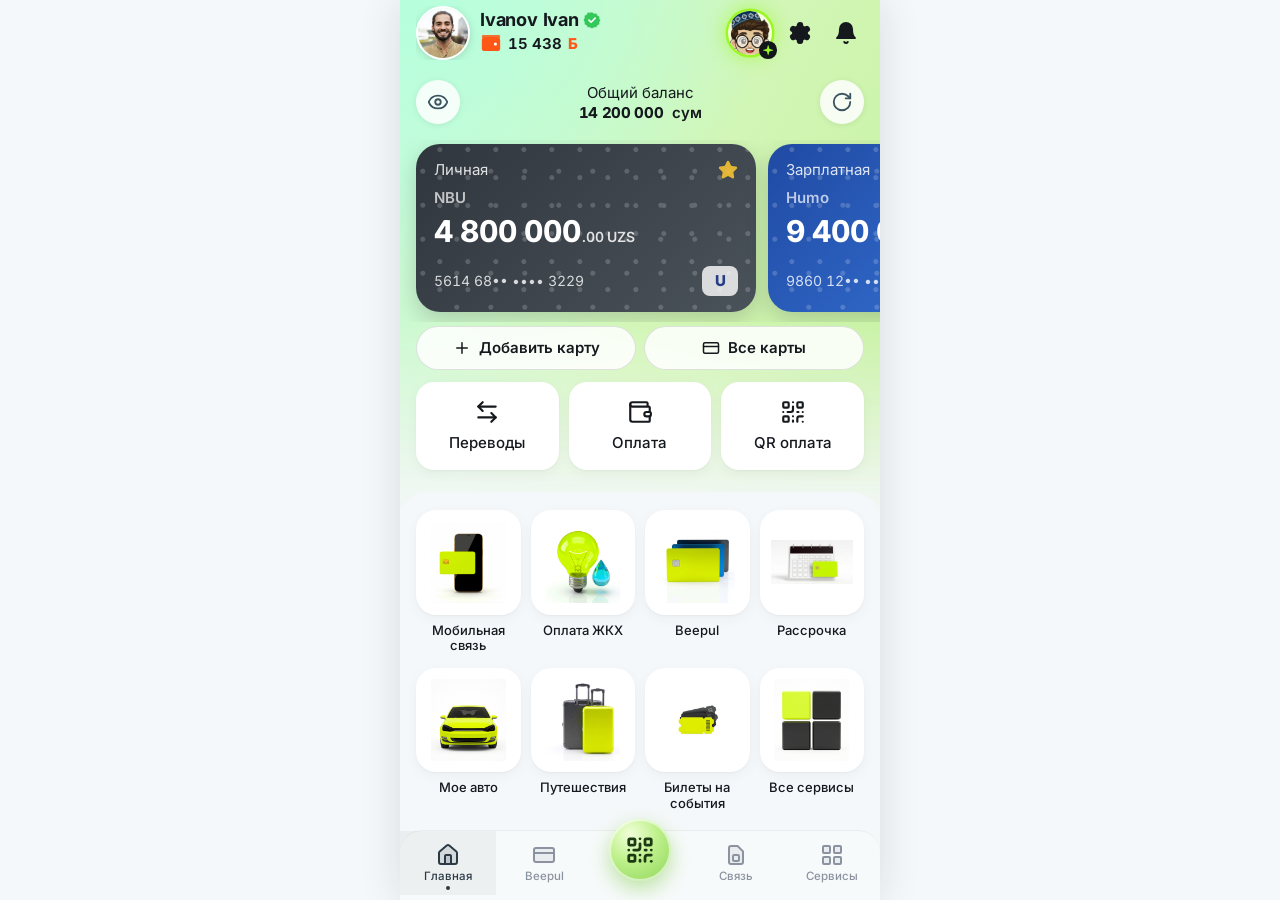
<file: index.html>
<!doctype html>
<html lang="ru">
  <head>
    <meta charset="UTF-8" />
    <meta
      name="viewport"
      content="width=device-width, initial-scale=1, viewport-fit=cover"
    />
    <title>hambi — прототип</title>
    <meta name="description" content="Кликабельный прототип суперапа hambi: карты, Hamyon, связь, сервисы, ИИ-помощник Хамби и покупка авиабилета." />
    <meta name="theme-color" content="#C9F4B4" />
    <meta name="apple-mobile-web-app-capable" content="yes" />
    <meta name="mobile-web-app-capable" content="yes" />
    <meta name="apple-mobile-web-app-status-bar-style" content="black-translucent" />
    <meta name="apple-mobile-web-app-title" content="hambi" />
    <meta name="format-detection" content="telephone=no" />
    <link rel="icon" href="./favicon.png" />
    <link rel="apple-touch-icon" href="./apple-touch-icon.png" />
    <link rel="manifest" href="./manifest.webmanifest" />
    <script type="module" crossorigin src="./assets/index-DBVA5rGN.js"></script>
    <link rel="stylesheet" crossorigin href="./assets/index-DWS9Bcbo.css">
  </head>
  <body>
    <div id="root"></div>
  </body>
</html>
</file>
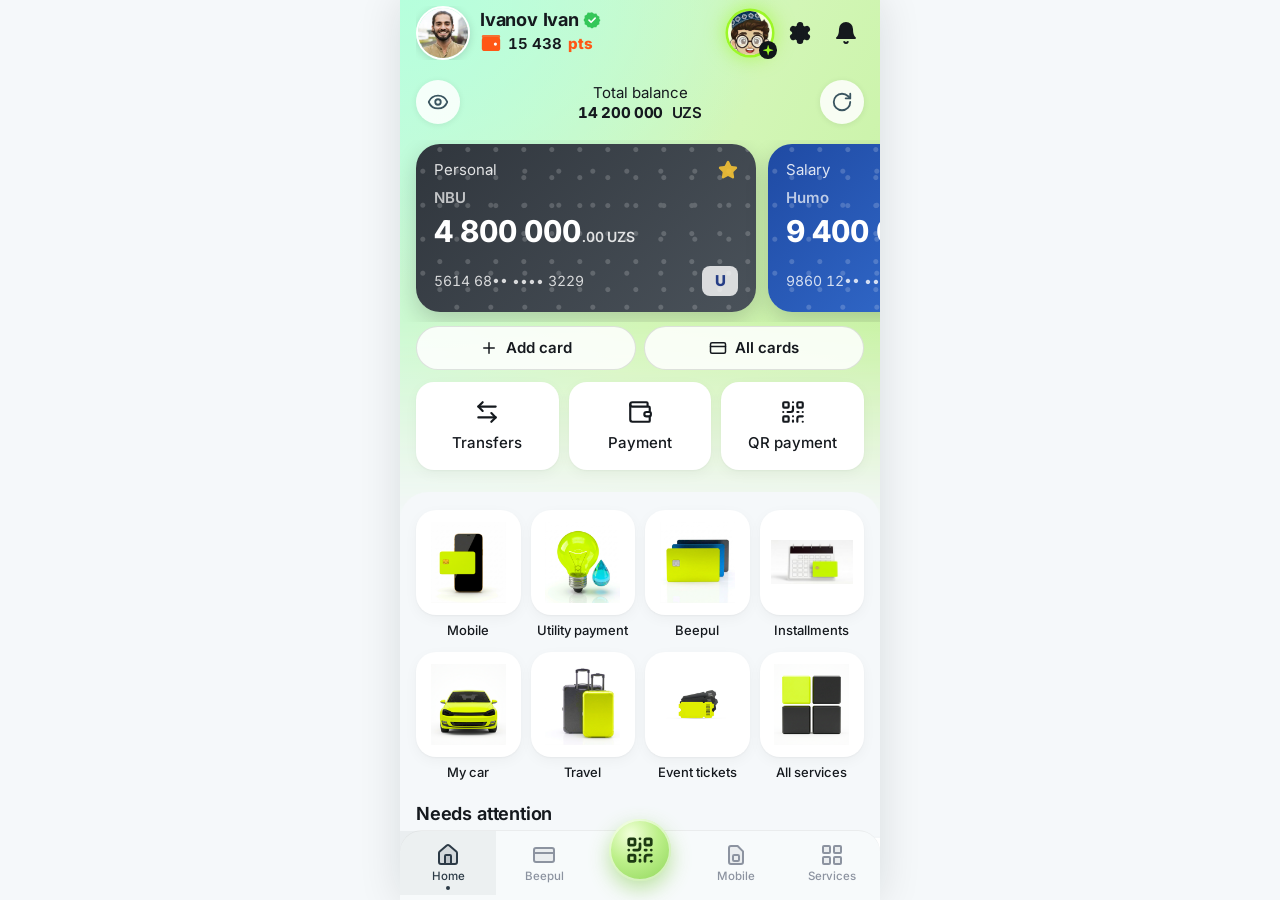
<file: en/index.html>
<!doctype html>
<html lang="en">
  <head>
    <meta charset="UTF-8" />
    <meta
      name="viewport"
      content="width=device-width, initial-scale=1, viewport-fit=cover"
    />
    <title>hambi — prototype</title>
    <meta name="description" content="Clickable prototype of the hambi super app: cards, Hamyon, mobile, services, the Hambi AI assistant and flight booking." />
    <meta name="theme-color" content="#C9F4B4" />
    <meta name="apple-mobile-web-app-capable" content="yes" />
    <meta name="mobile-web-app-capable" content="yes" />
    <meta name="apple-mobile-web-app-status-bar-style" content="black-translucent" />
    <meta name="apple-mobile-web-app-title" content="hambi" />
    <meta name="format-detection" content="telephone=no" />
    <link rel="icon" href="../favicon.png" />
    <link rel="apple-touch-icon" href="../apple-touch-icon.png" />
    <link rel="manifest" href="./manifest.webmanifest" />
    <script type="module" crossorigin src="../assets/index-en-G6WXKAst.js"></script>
    <link rel="stylesheet" crossorigin href="../assets/index-DWS9Bcbo.css">
  </head>
  <body>
    <div id="root"></div>
  </body>
</html>
</file>
<file: assets/index-DWS9Bcbo.css>
@font-face{font-family:Inter Variable;font-style:normal;font-display:swap;font-weight:100 900;src:url(./inter-cyrillic-ext-wght-normal-BOeWTOD4.woff2) format("woff2-variations");unicode-range:U+0460-052F,U+1C80-1C8A,U+20B4,U+2DE0-2DFF,U+A640-A69F,U+FE2E-FE2F}@font-face{font-family:Inter Variable;font-style:normal;font-display:swap;font-weight:100 900;src:url(./inter-cyrillic-wght-normal-DqGufNeO.woff2) format("woff2-variations");unicode-range:U+0301,U+0400-045F,U+0490-0491,U+04B0-04B1,U+2116}@font-face{font-family:Inter Variable;font-style:normal;font-display:swap;font-weight:100 900;src:url(./inter-greek-ext-wght-normal-DlzME5K_.woff2) format("woff2-variations");unicode-range:U+1F00-1FFF}@font-face{font-family:Inter Variable;font-style:normal;font-display:swap;font-weight:100 900;src:url(./inter-greek-wght-normal-CkhJZR-_.woff2) format("woff2-variations");unicode-range:U+0370-0377,U+037A-037F,U+0384-038A,U+038C,U+038E-03A1,U+03A3-03FF}@font-face{font-family:Inter Variable;font-style:normal;font-display:swap;font-weight:100 900;src:url(./inter-vietnamese-wght-normal-CBcvBZtf.woff2) format("woff2-variations");unicode-range:U+0102-0103,U+0110-0111,U+0128-0129,U+0168-0169,U+01A0-01A1,U+01AF-01B0,U+0300-0301,U+0303-0304,U+0308-0309,U+0323,U+0329,U+1EA0-1EF9,U+20AB}@font-face{font-family:Inter Variable;font-style:normal;font-display:swap;font-weight:100 900;src:url(./inter-latin-ext-wght-normal-DO1Apj_S.woff2) format("woff2-variations");unicode-range:U+0100-02BA,U+02BD-02C5,U+02C7-02CC,U+02CE-02D7,U+02DD-02FF,U+0304,U+0308,U+0329,U+1D00-1DBF,U+1E00-1E9F,U+1EF2-1EFF,U+2020,U+20A0-20AB,U+20AD-20C0,U+2113,U+2C60-2C7F,U+A720-A7FF}@font-face{font-family:Inter Variable;font-style:normal;font-display:swap;font-weight:100 900;src:url(./inter-latin-wght-normal-Dx4kXJAl.woff2) format("woff2-variations");unicode-range:U+0000-00FF,U+0131,U+0152-0153,U+02BB-02BC,U+02C6,U+02DA,U+02DC,U+0304,U+0308,U+0329,U+2000-206F,U+20AC,U+2122,U+2191,U+2193,U+2212,U+2215,U+FEFF,U+FFFD}@font-face{font-family:Inter Variable;font-style:normal;font-display:swap;font-weight:100 900;src:url(./inter-cyrillic-ext-wght-normal-BOeWTOD4.woff2) format("woff2-variations");unicode-range:U+0460-052F,U+1C80-1C8A,U+20B4,U+2DE0-2DFF,U+A640-A69F,U+FE2E-FE2F}@font-face{font-family:Inter Variable;font-style:normal;font-display:swap;font-weight:100 900;src:url(./inter-cyrillic-wght-normal-DqGufNeO.woff2) format("woff2-variations");unicode-range:U+0301,U+0400-045F,U+0490-0491,U+04B0-04B1,U+2116}@font-face{font-family:Inter Variable;font-style:normal;font-display:swap;font-weight:100 900;src:url(./inter-greek-ext-wght-normal-DlzME5K_.woff2) format("woff2-variations");unicode-range:U+1F00-1FFF}@font-face{font-family:Inter Variable;font-style:normal;font-display:swap;font-weight:100 900;src:url(./inter-greek-wght-normal-CkhJZR-_.woff2) format("woff2-variations");unicode-range:U+0370-0377,U+037A-037F,U+0384-038A,U+038C,U+038E-03A1,U+03A3-03FF}@font-face{font-family:Inter Variable;font-style:normal;font-display:swap;font-weight:100 900;src:url(./inter-vietnamese-wght-normal-CBcvBZtf.woff2) format("woff2-variations");unicode-range:U+0102-0103,U+0110-0111,U+0128-0129,U+0168-0169,U+01A0-01A1,U+01AF-01B0,U+0300-0301,U+0303-0304,U+0308-0309,U+0323,U+0329,U+1EA0-1EF9,U+20AB}@font-face{font-family:Inter Variable;font-style:normal;font-display:swap;font-weight:100 900;src:url(./inter-latin-ext-wght-normal-DO1Apj_S.woff2) format("woff2-variations");unicode-range:U+0100-02BA,U+02BD-02C5,U+02C7-02CC,U+02CE-02D7,U+02DD-02FF,U+0304,U+0308,U+0329,U+1D00-1DBF,U+1E00-1E9F,U+1EF2-1EFF,U+2020,U+20A0-20AB,U+20AD-20C0,U+2113,U+2C60-2C7F,U+A720-A7FF}@font-face{font-family:Inter Variable;font-style:normal;font-display:swap;font-weight:100 900;src:url(./inter-latin-wght-normal-Dx4kXJAl.woff2) format("woff2-variations");unicode-range:U+0000-00FF,U+0131,U+0152-0153,U+02BB-02BC,U+02C6,U+02DA,U+02DC,U+0304,U+0308,U+0329,U+2000-206F,U+20AC,U+2122,U+2191,U+2193,U+2212,U+2215,U+FEFF,U+FFFD}:root{--ink: #15191e;--ink-2: #5b6270;--ink-3: #8a90a0;--ink-4: #a9aeb8;--bg: #f5f8fa;--card: #ffffff;--line: #e3e7ec;--line-strong: #ced0d9;--fill: #eef0f3;--lime: #9cf726;--lime-press: #8de01c;--lime-soft: #ecfbd0;--lime-ink: #1d2b00;--navy: #10161a;--navy-2: #1e2328;--mint-1: #b6ffdc;--mint-2: #c2f2b0;--link: #1a9ee0;--hamyon: #ff5715;--hamyon-soft: #ffe8dd;--hamyon-ink: #b23c08;--green: #126b2f;--green-soft: #ddf6e3;--red: #b4232a;--red-soft: #ffe3df;--amber: #4a3200;--amber-soft: #fff1d1;--amber-bar: #ffa515;--teal: #0f6b57;--teal-soft: #ddf6ef;--pink: #a3195b;--pink-soft: #fce3ef;--violet: #4a2fb0;--violet-soft: #e8e4fb;--blue-soft: #dbeafe;--blue: #1d4ed8;--r-sm: 12px;--r-md: 16px;--r-lg: 20px;--r-xl: 28px;--shadow-card: 0 1px 2px rgba(16, 22, 26, .04), 0 4px 14px rgba(16, 22, 26, .04);--shadow-float: 0 8px 28px rgba(16, 22, 26, .18);--gutter: 16px;--tabbar-h: 64px;--status-h: 0px;--safe-top: env(safe-area-inset-top, 0px);--safe-bottom: env(safe-area-inset-bottom, 0px);--font: "Inter Variable", -apple-system, "SF Pro Text", system-ui, "Segoe UI", Roboto, sans-serif;--ease: cubic-bezier(.22, .8, .2, 1)}*,*:before,*:after{box-sizing:border-box}html{height:100%;margin:0;background:var(--bg)}body{position:fixed;inset:0;margin:0;overflow:hidden;touch-action:manipulation}#root{position:absolute;inset:0}html{-webkit-text-size-adjust:100%}body{font-family:var(--font);font-size:15px;line-height:1.35;color:var(--ink);background:var(--bg);-webkit-font-smoothing:antialiased;-webkit-tap-highlight-color:transparent;-webkit-touch-callout:none;overscroll-behavior:none;font-feature-settings:"tnum" 1,"cv11" 1}button{font:inherit;color:inherit;background:none;border:0;padding:0;cursor:pointer;-webkit-user-select:none;user-select:none;touch-action:manipulation}input{-webkit-appearance:none;appearance:none;border-radius:0}input,textarea,select{font:inherit;color:inherit}a{color:inherit;text-decoration:none}img{display:block;max-width:100%;-webkit-user-drag:none;user-select:none}h1,h2,h3,h4,p{margin:0}ul{list-style:none;margin:0;padding:0}:focus-visible{outline:2px solid var(--link);outline-offset:2px}button:active{transition:transform .08s}.sr-only{position:absolute;width:1px;height:1px;overflow:hidden;clip:rect(0 0 0 0);white-space:nowrap}.num{font-variant-numeric:tabular-nums}.muted{color:var(--ink-2)}.nowrap{white-space:nowrap}.grow{flex:1;min-width:0}.row{display:flex;align-items:center}.col{display:flex;flex-direction:column}.gap-4{gap:4px}.gap-8{gap:8px}.gap-12{gap:12px}.gap-16{gap:16px}.hide-scroll{scrollbar-width:none;-ms-overflow-style:none}.hide-scroll::-webkit-scrollbar{display:none}.stage{position:absolute;inset:0;display:flex;justify-content:center;background:var(--bg)}.device{position:relative;width:100%;max-width:480px;height:100%;overflow:hidden;background:var(--bg);isolation:isolate}@media (min-width: 560px){body{background:#e9eef1}.device{box-shadow:0 0 40px #10161a1f}}.overlay-root{position:absolute;inset:0;z-index:200;pointer-events:none}.overlay-root>*{pointer-events:auto}.route{position:absolute;inset:0;background:var(--bg);will-change:transform}.edge-swipe{position:absolute;left:0;top:0;bottom:0;width:22px;z-index:60;touch-action:pan-y}.page{position:absolute;inset:0;overflow-y:auto;overflow-x:hidden;-webkit-overflow-scrolling:touch;overscroll-behavior-y:contain;display:flex;flex-direction:column}.page-top{position:absolute;left:0;right:0;top:0;pointer-events:none;background:radial-gradient(130% 90% at 0% 0%,var(--mint-1) 0%,rgba(182,255,220,0) 60%),linear-gradient(115deg,#c8fbe2,#d2f6b6 55%,#c6f1a0);-webkit-mask-image:linear-gradient(#000 62%,transparent);mask-image:linear-gradient(#000 62%,transparent)}.is-plain{background:var(--bg)}.page-header{position:relative;z-index:30;flex:none;display:flex;align-items:center;gap:4px;min-height:56px;padding:calc(var(--status-h) + var(--safe-top) + 6px) var(--gutter) 6px 8px}.page-header:not(:has(.back-btn)){padding-left:var(--gutter)}html.is-standalone .page-header{padding-top:calc(var(--status-h) + var(--safe-top) + 20px)}.is-plain .page-header{background:var(--bg)}.page-title{font-size:20px;font-weight:650;letter-spacing:-.01em;line-height:1.15;flex:1;min-width:0;overflow:hidden;text-overflow:ellipsis;white-space:nowrap}.page-right{display:flex;align-items:center;gap:10px;flex:none}.back-btn{width:44px;height:44px;display:grid;place-items:center;border-radius:50%;flex:none}.back-btn:active{background:#10161a0f}.page-hero{position:relative;z-index:2;padding:0 var(--gutter)}.page-sheet{position:relative;z-index:2;flex:1 0 auto;background:var(--bg);border-radius:var(--r-xl) var(--r-xl) 0 0;padding:18px var(--gutter) 28px;margin-top:8px}.page-sheet.no-top{margin-top:6px}.page.has-tab .page-sheet{padding-bottom:calc(var(--tabbar-h) + 40px + var(--safe-bottom))}.page-footer{position:sticky;bottom:0;z-index:40;margin-top:auto;padding:12px var(--gutter) calc(14px + var(--safe-bottom));background:#fffffff0;-webkit-backdrop-filter:blur(16px);backdrop-filter:blur(16px);border-top:1px solid var(--line)}.btn{display:inline-flex;align-items:center;justify-content:center;gap:8px;height:48px;padding:0 20px;border-radius:999px;font-weight:600;font-size:16px;transition:transform .1s,background .15s,opacity .15s;white-space:nowrap}.btn:active:not(:disabled){transform:scale(.975)}.btn:disabled{opacity:.45;cursor:default}.btn-lg{height:54px;font-size:17px}.btn-sm{height:36px;padding:0 14px;font-size:14px}.btn-block{display:flex;width:100%}.btn-primary{background:var(--lime);color:var(--lime-ink)}.btn-primary:active:not(:disabled){background:var(--lime-press)}.btn-dark{background:var(--navy-2);color:#fff}.btn-ghost{background:#fff;border:1px solid var(--line-strong)}.btn-soft{background:var(--fill)}.btn-danger{background:var(--red-soft);color:var(--red);border:1px solid #f0b4ae}.btn-blue{background:#2f7cf6;color:#fff}.icon-btn{width:44px;height:44px;margin:-4px;border-radius:50%;display:grid;place-items:center;flex:none}.icon-btn:active{background:#10161a12}.spin{animation:spin .8s linear infinite}@keyframes spin{to{transform:rotate(360deg)}}.chip{height:38px;padding:0 16px;border-radius:999px;background:#fff;border:1px solid var(--line-strong);font-weight:500;font-size:14.5px;white-space:nowrap;flex:none}.chip.is-active{background:var(--navy);color:#fff;border-color:var(--navy)}.chip-row{display:flex;gap:8px;overflow-x:auto;padding:2px var(--gutter);margin:0 calc(var(--gutter) * -1);scroll-snap-type:x proximity;scroll-padding:0 var(--gutter)}.chip-row::-webkit-scrollbar{display:none}.card{background:var(--card);border-radius:var(--r-lg);box-shadow:var(--shadow-card);display:block;width:100%;text-align:left}.card-pad{padding:14px 16px}.card-press:active{transform:scale(.99)}.divider{border:0;border-top:1px solid var(--line);margin:0}.section{margin-top:22px}.section:first-child{margin-top:0}.section-head{display:flex;align-items:baseline;justify-content:space-between;margin-bottom:10px}.section-head h2{font-size:18px;font-weight:650;letter-spacing:-.01em}.link{color:var(--link);font-weight:500;font-size:15px}.pad{padding:4px 16px 16px}.center{text-align:center}.hint{font-size:13px;color:var(--ink-3)}.neg{color:var(--red)}.pos{color:var(--green)}.icon-tile{display:inline-grid;place-items:center;flex:none}.tone-green{background:var(--teal-soft);color:var(--teal)}.tone-pink{background:var(--pink-soft);color:var(--pink)}.tone-violet{background:var(--violet-soft);color:var(--violet)}.tone-orange{background:var(--hamyon-soft);color:var(--hamyon-ink)}.tone-blue{background:var(--blue-soft);color:var(--blue)}.tone-teal{background:#d8f3f0;color:#0b6b6b}.tone-amber{background:var(--amber-soft);color:#8a5a00}.tone-red{background:var(--red-soft);color:var(--red)}.tone-gray{background:var(--fill);color:var(--ink-2)}.banner{display:flex;gap:10px;padding:12px 14px;border-radius:14px;font-size:14px;line-height:1.35}.banner svg{flex:none;margin-top:1px}.banner-amber{background:var(--amber-soft);color:var(--amber);border:1px solid #f3dca0}.banner-red{background:var(--red-soft);color:var(--red)}.banner-green{background:var(--green-soft);color:var(--green)}.banner-blue{background:var(--blue-soft);color:var(--blue)}.kv{display:flex;flex-direction:column;gap:10px}.kv>div{display:flex;justify-content:space-between;gap:16px;font-size:15px}.kv span{color:var(--ink-2)}.kv b{font-weight:600;text-align:right}.empty{text-align:center;padding:28px 16px;color:var(--ink-2)}.empty h3{color:var(--ink);margin:8px 0 4px}.field-wrap{display:block}.field{position:relative;display:flex;align-items:center;width:100%;min-height:56px;background:#fff;border:1px solid var(--line-strong);border-radius:16px;padding:20px 14px 6px;text-align:left;transition:border-color .15s,box-shadow .15s}.field.is-focus{border-color:#2f7cf6;box-shadow:0 0 0 3px #2f7cf624}.field.has-error{border-color:var(--red);background:snow}.field-label{position:absolute;left:14px;top:17px;font-size:16px;color:var(--ink-3);pointer-events:none;transition:all .14s var(--ease)}.field-label.is-up{top:7px;font-size:12px}.field input{flex:1;min-width:0;border:0;outline:0;background:transparent;font-size:16px;font-weight:500;padding:0;height:26px}.field input::placeholder{color:var(--ink-4);font-weight:400;opacity:0;transition:opacity .12s}.field.is-focus input::placeholder{opacity:1}.field-value{flex:1;font-size:16px;font-weight:500;min-height:24px}.field-chev{color:var(--ink-2);flex:none}.field-trailing{margin-left:8px;flex:none;display:flex}.field-error{color:var(--red);font-size:13px;margin:6px 4px 0}.switch{width:50px;height:30px;border-radius:999px;background:#d3d8de;position:relative;transition:background .18s;flex:none}.switch i{position:absolute;top:3px;left:3px;width:24px;height:24px;border-radius:50%;background:#fff;box-shadow:0 1px 3px #00000040;transition:transform .2s var(--ease)}.switch.is-on{background:#34c759}.switch.is-on i{transform:translate(20px)}.segmented{display:flex;background:var(--fill);border-radius:14px;padding:3px;gap:2px}.segmented button{flex:1;height:40px;border-radius:11px;font-weight:600;font-size:15px;color:var(--ink-2);transition:all .18s}.segmented button.is-active{background:#fff;color:var(--ink);box-shadow:0 1px 4px #10161a1f}.sheet-layer{position:absolute;inset:0}.scrim{position:absolute;inset:0;background:#0c101473;-webkit-backdrop-filter:blur(3px);backdrop-filter:blur(3px)}.sheet{position:absolute;left:0;right:0;bottom:0;background:#fff;color:var(--ink);border-radius:28px 28px 0 0;max-height:calc(100% - var(--status-h) - var(--safe-top) - 12px);display:flex;flex-direction:column;box-shadow:0 -10px 40px #0c10142e;padding-bottom:var(--safe-bottom)}.sheet-bg{background:var(--bg)}.sheet-tall{height:86%}.sheet-full{height:calc(100% - var(--status-h) - var(--safe-top) - 12px)}.sheet-grab{padding:10px 0 4px;display:grid;place-items:center;touch-action:none;cursor:grab;flex:none}.sheet-grab span{width:40px;height:5px;border-radius:3px;background:#d5dae0}.sheet-head{display:flex;align-items:center;justify-content:space-between;padding:4px 16px 8px 20px;touch-action:none;flex:none}.sheet-head h3{font-size:19px;font-weight:650}.sheet-body{overflow-y:auto;flex:1;-webkit-overflow-scrolling:touch;overscroll-behavior:contain}.sheet-footer{padding:10px 16px 14px;border-top:1px solid var(--line);background:#fff;flex:none}.toast-stack{position:absolute;top:calc(var(--status-h) + var(--safe-top) + 10px);left:16px;right:16px;display:flex;flex-direction:column;align-items:center;gap:8px;pointer-events:none;z-index:400}.toast{display:inline-flex;align-items:center;gap:8px;background:var(--navy-2);color:#fff;padding:12px 16px;border-radius:16px;font-size:14.5px;font-weight:500;box-shadow:var(--shadow-float);max-width:100%}.toast-success svg{color:var(--lime)}.toast-error{background:#7a1c20}.tabbar{position:absolute;left:0;right:0;bottom:0;z-index:90;height:calc(var(--tabbar-h) + max(var(--safe-bottom),6px));padding-bottom:max(var(--safe-bottom),6px);display:grid;grid-template-columns:repeat(5,minmax(0,1fr));align-items:end;background:#f7fafb;border-top:1px solid rgba(16,22,26,.06);border-radius:22px 22px 0 0}.tab{display:flex;flex-direction:column;align-items:center;gap:2px;padding:8px 0 6px;color:#8c93a0;font-size:11.5px;font-weight:500;position:relative;height:var(--tabbar-h);justify-content:center}.tab.is-active{color:#2c3a46;background:#10161a0b}.tab .tab-dot{position:absolute;bottom:5px;width:4px;height:4px;border-radius:50%;background:transparent}.tab.is-active .tab-dot{background:#2c3a46}.tab-center{display:grid;place-items:center;height:var(--tabbar-h)}.tab-center-btn{width:62px;height:62px;border-radius:50%;display:grid;place-items:center;margin-top:-26px;color:#1d3a12;background:radial-gradient(80% 80% at 35% 25%,#f1ffd9,#bdf08a 55%,#9ede6a);box-shadow:0 8px 20px #78c83c73,inset 0 0 0 2px #ffffff8c}.tab-center:active .tab-center-btn{transform:scale(.94)}.points-chip{display:inline-flex;align-items:center;gap:6px;font-weight:650;font-size:15px;height:36px}.points-chip .b-sign{color:var(--hamyon);font-weight:800}.points-chip.on-dark{color:#fff}.hamyon-word{display:inline-flex;align-items:center;gap:.18em;font-weight:700;letter-spacing:-.03em;line-height:1}.ai-btn{position:relative;border-radius:50%;flex:none;background:#f6ffd8;box-shadow:0 0 0 2.5px var(--lime),0 0 18px 4px #9cf7268c}.ai-btn img{width:100%;height:100%;border-radius:50%;object-fit:cover;object-position:center 20%}.ai-btn:active{transform:scale(.94)}.ai-badge{position:absolute;right:-5px;bottom:-4px;width:40%;height:40%;border-radius:50%;background:var(--navy);display:grid;place-items:center}.card-thumb{width:56px;height:38px;border-radius:8px;background-size:cover;background-position:center;display:grid;place-items:end start;padding:0 0 4px 7px;flex:none}.card-thumb b{color:#fff;font-size:10px;letter-spacing:.02em}.card-thumb svg{align-self:end;justify-self:end;margin:0 5px 5px 0}.sys-logo{display:grid;place-items:center;width:26px;height:26px;border-radius:8px;font-weight:800;font-size:13px;color:#fff;background:#1f3a93}.sys-humo{background:#0f8f6e}.pay-review{padding:0 16px 6px;display:flex;flex-direction:column;gap:14px}.pay-amount{font-size:32px;font-weight:750;text-align:center;letter-spacing:-.02em;padding:4px 0 2px}.pay-sub{font-size:14px;color:var(--ink-2);font-weight:600;margin-top:4px}.pay-cards{display:flex;flex-direction:column;gap:8px}.pay-card{display:flex;align-items:center;gap:10px;padding:10px 12px;border:1.5px solid var(--line);border-radius:16px;text-align:left;background:#fff}.pay-card small{color:var(--ink-2);font-size:13px}.pay-card .col{min-width:0}.pay-card .grow b{white-space:nowrap;overflow:hidden;text-overflow:ellipsis;font-size:15px}.pay-card-bal b{font-size:13.5px;white-space:nowrap}.pay-card .radio{width:20px;height:20px}.pay-card.is-on{border-color:var(--navy);background:#fafcfb}.pay-card.is-low{opacity:.75}.pay-card-bal{align-items:flex-end;text-align:right;font-size:14px}.pay-card .radio{width:22px;height:22px;border-radius:50%;border:2px solid var(--line-strong);flex:none;position:relative}.pay-card.is-on .radio{border-color:var(--navy)}.pay-card.is-on .radio:after{content:"";position:absolute;inset:3px;border-radius:50%;background:var(--navy)}.pay-cashback{display:flex;align-items:center;gap:8px;background:#fff3ea;color:var(--hamyon-ink);border-radius:14px;padding:10px 12px;font-size:14px}.pay-cashback>span{flex:1}.pay-secure{display:flex;align-items:center;justify-content:center;gap:6px;font-size:12.5px;color:var(--ink-3)}.pay-processing{display:flex;flex-direction:column;align-items:center;gap:10px;padding:36px 16px 44px}.card-mock{height:150px;border-radius:20px;padding:18px;color:#fff;display:flex;flex-direction:column;justify-content:space-between;background:linear-gradient(135deg,#20262c,#3a424b 70%,#2a3b3f);position:relative;overflow:hidden}.card-mock:after{content:"";position:absolute;inset:0;background:radial-gradient(60% 80% at 100% 0%,rgba(156,247,38,.28),transparent 60%)}.card-mock b{font-size:20px;letter-spacing:.06em;position:relative;z-index:1}.card-mock-sys{font-weight:700;opacity:.8;position:relative;z-index:1}.card-mock small{position:relative;z-index:1;opacity:.8}.done-art{display:flex;flex-direction:column;align-items:center;gap:10px;text-align:center;padding-top:12px}.done-art img{width:110px}.settings-user{display:flex;align-items:center;gap:12px}.settings-user img{width:54px;height:54px;object-fit:cover;object-position:top;border-radius:50%;background:var(--lime-soft)}.settings-user small{display:block;color:var(--ink-2)}.set-row{display:flex;align-items:center;justify-content:space-between;font-weight:500}.scenario{display:flex;align-items:center;gap:12px;padding:10px 12px;background:var(--bg);border-radius:14px;text-align:left}.scenario small{color:var(--ink-2)}.scenario-ico{width:36px;height:36px;border-radius:12px;background:var(--lime-soft);display:grid;place-items:center;color:var(--lime-ink)}.diag{display:flex;flex-direction:column;gap:6px;font-size:12.5px;background:var(--bg);border-radius:12px;padding:10px 12px}.diag>div{display:flex;justify-content:space-between;gap:10px}.diag span{color:var(--ink-2)}.diag b{font-weight:600;text-align:right;font-variant-numeric:tabular-nums}.row.between,.between{justify-content:space-between}.mt8{margin-top:8px}.mt12{margin-top:12px}.mt16{margin-top:16px}.mt20{margin-top:20px}.mt24{margin-top:24px}.h2{font-size:18px;font-weight:650;letter-spacing:-.01em}.link.left{text-align:left;padding:6px 0}.link.light{color:#ffffffd9;display:inline-flex;gap:6px;align-items:center;font-size:14px}.underline{text-decoration:underline}.unit{font-size:.82em;font-weight:600;margin-left:1px;color:var(--ink-2)}.unit-sm{font-size:.8em;font-weight:600}.list{display:block}.list>li+li{border-top:1px solid var(--line)}.list-row{display:flex;align-items:center;gap:12px;width:100%;padding:12px 16px;text-align:left}.list-row small,.tx-row small,.saved-row small{color:var(--ink-2);font-size:13px;line-height:1.3}.list-row b{font-weight:600}.list-row.danger-row{color:var(--red);font-weight:500}.hscroll{display:flex;gap:10px;overflow-x:auto;margin:0 calc(var(--gutter) * -1);padding:2px var(--gutter) 6px;scroll-snap-type:x proximity;scroll-padding:0 var(--gutter)}.hscroll>*{scroll-snap-align:start;flex:none}.avatar-letter{width:44px;height:44px;border-radius:50%;display:grid;place-items:center;font-weight:700;font-size:18px;flex:none}.av-green{background:#d6f5dc;color:#2f7a45}.av-pink{background:#f6dcec;color:#a24b86}.av-blue{background:#d9e6f7;color:#4d6e9c}.tag-lime{background:var(--lime);color:var(--lime-ink);font-size:12.5px;font-weight:600;padding:2px 10px;border-radius:999px}.tag-blue{background:#d9ecff;color:#1d5fa0;font-size:12.5px;font-weight:600;padding:2px 10px;border-radius:999px}.tag-hot{background:#ffe9e0;color:#c4401a;font-size:12.5px;font-weight:700;padding:2px 10px;border-radius:999px}.badge-green{background:var(--green-soft);color:var(--green);font-weight:700;font-size:13px;padding:4px 10px;border-radius:10px;white-space:nowrap}.home-user{display:flex;align-items:center;gap:10px}.home-avatar{width:54px;height:54px;border-radius:50%;object-fit:cover;border:2px solid #fff;box-shadow:0 2px 8px #10161a26}.home-name{display:inline-flex;align-items:center;gap:4px;font-size:18px;font-weight:700}.home-user .points-chip{height:26px}.balance{display:flex;align-items:center;justify-content:space-between;margin-top:14px}.round-btn{width:44px;height:44px;border-radius:50%;background:#ffffffd9;display:grid;place-items:center;color:#3a5560;box-shadow:0 1px 6px #10161a14;flex:none}.round-btn.dark{background:#ffffff24;color:#fff;box-shadow:none}.round-btn.dark.on{background:var(--lime);color:var(--lime-ink)}.balance-mid{display:flex;flex-direction:column;align-items:center}.balance-mid>span{font-size:15px}.balance-amt{font-size:34px;font-weight:750;letter-spacing:-.02em;line-height:1.15}.balance-amt .unit{font-size:15px;color:var(--ink);font-weight:600;margin-left:5px}.carousel{display:flex;gap:12px;overflow-x:auto;scroll-snap-type:x mandatory;margin:16px calc(var(--gutter) * -1) 0;padding:4px var(--gutter) 10px}.carousel-item{flex:none;width:calc(100% - 44px);max-width:340px;scroll-snap-align:center}.bcard{position:relative;width:100%;height:168px;border-radius:24px;padding:16px 18px;color:#fff;text-align:left;display:flex;flex-direction:column;overflow:hidden;box-shadow:0 8px 22px #10161a2e}.bcard-nbu{background:linear-gradient(135deg,#30363d,#4a525a)}.bcard-humo{background:linear-gradient(135deg,#1f4aa3,#3c7be0)}.bcard-orient{background:linear-gradient(135deg,#3b3b3b,#6a6a6a)}.bcard-ornament{position:absolute;inset:0;opacity:.18;background:radial-gradient(circle at 85% 20%,#fff 0 2px,transparent 3px) 0 0 / 28px 28px,radial-gradient(circle at 20% 80%,#fff 0 2px,transparent 3px) 0 0 / 34px 34px}.bcard-top{justify-content:space-between;font-size:15px;opacity:.85;position:relative}.bcard-bank{font-size:15px;font-weight:600;opacity:.7;margin-top:8px;position:relative}.bcard-bal{font-size:30px;font-weight:750;letter-spacing:-.01em;position:relative;margin-top:2px}.bcard-bal small{font-size:14px;font-weight:600;opacity:.85;margin-left:2px}.bcard-bottom{margin-top:auto;justify-content:space-between;opacity:.8;font-size:14px;position:relative}.bcard-sys{font-style:normal;font-weight:800;background:#fff;color:#1f3a93;width:36px;height:30px;border-radius:8px;display:grid;place-items:center;font-size:15px}.bcard-sys.sys-humo{color:#0f8f6e;font-size:11px}.bcard.is-blocked{filter:grayscale(1) brightness(.8)}.bcard-lock{position:absolute;inset:auto 12px 12px auto;background:#0000008c;padding:4px 10px;border-radius:10px;font-size:12px}.bcard-hamyon{background:linear-gradient(135deg,#1b2735,#24415e);gap:4px;justify-content:flex-start;cursor:pointer}.bcard-hamyon-head{font-size:19px}.bcard-hamyon small{opacity:.8;font-size:13.5px}.bcard-hamyon-bal{display:flex;align-items:center;gap:8px;font-size:40px;font-weight:800;letter-spacing:-.02em;margin:2px 0 auto}.b-coin{font-style:normal;background:var(--hamyon);color:#fff;width:28px;height:28px;border-radius:50%;display:grid;place-items:center;font-size:15px;font-weight:800}.pill-row{margin-top:4px}.pill{flex:1;height:44px;border-radius:999px;background:#ffffffd9;border:1px solid rgba(16,22,26,.12);display:flex;align-items:center;justify-content:center;gap:8px;font-weight:600;font-size:15px}.quick3{display:grid;grid-template-columns:repeat(3,minmax(0,1fr));gap:10px;margin-top:12px;padding-bottom:14px}.quick3 button{background:#fff;border-radius:18px;height:88px;display:flex;flex-direction:column;align-items:center;justify-content:center;gap:8px;font-weight:500;font-size:15px;box-shadow:var(--shadow-card)}.quick3 button:active{transform:scale(.97)}.add-card-cta{margin-top:14px;background:#fff;border-radius:22px;padding:14px;display:flex;gap:12px;align-items:center;box-shadow:var(--shadow-card);margin-bottom:18px}.add-card-cta img{width:112px;flex:none}.add-card-cta p{font-size:16px;font-weight:500;line-height:1.3;margin-bottom:10px}.tile-grid{display:grid;grid-template-columns:repeat(4,minmax(0,1fr));gap:14px 10px}.tile{display:flex;flex-direction:column;align-items:center;gap:8px}.tile-img{width:100%;aspect-ratio:1;background:#fff;border-radius:20px;display:grid;place-items:center;box-shadow:var(--shadow-card);overflow:hidden}.tile-img img{width:78%;height:78%;object-fit:contain}.tile:active .tile-img{transform:scale(.96)}.tile-label{font-size:13px;text-align:center;line-height:1.2;font-weight:500}.qt-new{width:92px;height:110px;border-radius:20px;background:var(--lime);display:flex;flex-direction:column;align-items:center;justify-content:center;gap:8px;font-weight:600;font-size:14px;text-align:center;padding:8px}.qt-contact{width:108px;height:110px;border-radius:20px;background:#fff;box-shadow:var(--shadow-card);display:flex;flex-direction:column;align-items:flex-start;justify-content:center;gap:4px;padding:12px;text-align:left}.qt-contact b{font-size:14px;white-space:nowrap;max-width:100%;overflow:hidden;text-overflow:ellipsis}.qt-contact small{color:var(--ink-3)}.qt-contact .sys-logo{margin-bottom:4px}.product{position:relative;width:168px;background:#fff;border-radius:20px;padding:12px;box-shadow:var(--shadow-card);display:flex;flex-direction:column;gap:6px;text-align:left}.product img{height:120px;object-fit:contain;margin:0 auto 4px}.product p{font-size:13.5px;line-height:1.3;color:var(--ink);min-height:52px}.product>b{font-size:16px}.product-disc{position:absolute;left:8px;top:8px;background:#e0302a;color:#fff;font-size:11px;font-weight:700;padding:2px 6px;border-radius:6px}.inst-badge{background:var(--lime);color:var(--lime-ink);font-weight:650;font-size:13px;border-radius:8px;padding:4px 8px;align-self:flex-start}.product-grid{display:grid;grid-template-columns:minmax(0,1fr) minmax(0,1fr);gap:12px}.product-grid .product{width:auto}.tip-card{width:250px;background:#fff;border-radius:20px;padding:14px;box-shadow:var(--shadow-card);position:relative;display:flex;flex-direction:column;gap:8px;align-items:flex-start}.tip-card img,.tip-wide img{width:36px;height:36px;border-radius:50%;background:#f1ffd1;object-fit:cover;box-shadow:0 0 0 2px var(--lime)}.tip-card p{font-size:14.5px;line-height:1.3}.tip-x{position:absolute;top:8px;right:8px;color:var(--ink-3);width:28px;height:28px;display:grid;place-items:center}.tip-wide{display:flex;flex-wrap:wrap;gap:10px 12px;align-items:center;padding:12px 36px 12px 12px;position:relative;margin-top:18px}.tip-wide .grow{flex:1 1 190px}.tip-wide .btn{margin-left:48px}.tip-wide p{font-size:14.5px;line-height:1.3;margin-top:2px}.att-card{width:150px;background:#fff;border-radius:20px;padding:14px;box-shadow:var(--shadow-card);display:flex;flex-direction:column;gap:4px;align-items:flex-start;text-align:left}.att-card small{color:var(--ink-2)}.att-ico{width:40px;height:40px;border-radius:12px;display:grid;place-items:center;margin-bottom:4px}.promo{display:block;width:100%;border-radius:20px;overflow:hidden;margin-top:18px;box-shadow:var(--shadow-card)}.promo img{width:100%}.ride{padding:12px;display:flex;flex-direction:column;gap:10px}.ride-input{display:flex;align-items:center;justify-content:space-between;background:var(--fill);border-radius:14px;padding:0 6px 0 14px;height:48px;color:var(--ink-3)}.ride-input i{width:36px;height:36px;border-radius:50%;background:#2fd36b;color:#fff;display:grid;place-items:center}.ride-chips .chip{height:34px;padding:0 12px;font-size:14px;display:inline-flex;align-items:center;gap:6px}.phone-input{display:flex;align-items:center;background:var(--fill);border-radius:14px;height:52px;padding:0 8px 0 14px}.phone-input input{flex:1;border:0;background:none;outline:0;font-size:18px;font-weight:500;min-width:0}.fav{width:112px;background:#fff;border-radius:18px;padding:14px 10px;box-shadow:var(--shadow-card);display:flex;flex-direction:column;align-items:center;gap:8px;font-size:13px;text-align:center;font-weight:500}.ask-bar{margin:22px 0 0;width:100%;display:flex;align-items:center;gap:10px;padding:8px 14px 8px 8px;background:#fff;border-radius:999px;box-shadow:var(--shadow-card);color:var(--ink-2);text-align:left;border:1px solid var(--line)}.ask-bar span{flex:1;font-size:14.5px}.ask-bar img{width:34px;height:34px;border-radius:50%;box-shadow:0 0 0 2px var(--lime)}.ask-bar svg:first-child{margin-left:6px}.tx-row{display:flex;align-items:center;gap:12px;width:100%;padding:12px 16px;text-align:left}.tx-row b{font-weight:600}.tx-amt{font-size:15.5px;white-space:nowrap}.tx-hero{display:flex;flex-direction:column;align-items:center;gap:6px;padding-top:4px}.tx-hero-amt{font-size:28px;font-weight:750}.add-dash{width:56px;height:38px;border:1.5px dashed var(--line-strong);border-radius:8px;display:grid;place-items:center;color:var(--ink-2);flex:none}.spend-total{justify-content:space-between;margin-bottom:12px;font-size:15px}.spend-total b{font-size:20px}.spend-bar{display:flex;height:10px;border-radius:6px;overflow:hidden;gap:2px}.spend-bar span{display:block;min-width:4px;border-radius:3px}.legend{margin-top:14px;display:flex;flex-direction:column;gap:12px}.legend li{display:flex;align-items:center;gap:10px;font-size:15px;transition:opacity .2s}.legend li.dim{opacity:.35}.legend i{width:14px;height:14px;border-radius:4px;flex:none}.legend small{color:var(--ink-2);width:40px;text-align:right}.legend b{min-width:104px;text-align:right}.kv-sm{gap:8px}.kv-sm>div{font-size:14px}.kv .total{border-top:1px solid var(--line);padding-top:10px;font-size:16px}.kv .total b,.kv .big{font-size:20px}.hamyon-hero{background:linear-gradient(135deg,#1b2735,#24415e);border-radius:24px;padding:44px 16px;color:#fff;display:flex;flex-direction:column;align-items:center;gap:12px;text-align:center}.hamyon-hero p{font-size:15px;opacity:.92}.step{align-items:flex-start}.step p{font-size:14.5px;margin-top:2px}.hamyon-card{background:linear-gradient(135deg,#1b2735,#24415e);color:#fff;border-radius:22px;padding:18px;margin-top:14px;display:flex;flex-direction:column;gap:6px}.hamyon-card small{opacity:.75;font-size:14px}.hamyon-bal{display:flex;align-items:center;gap:10px;font-size:44px;font-weight:800;letter-spacing:-.02em;margin:0 0 14px}.spend-grid{display:grid;grid-template-columns:minmax(0,1fr) minmax(0,1fr);gap:10px}.spend-tile{display:flex;flex-direction:column;align-items:flex-start;gap:4px}.spend-tile small{color:var(--ink-2)}.spend-tile .icon-tile{margin-bottom:10px}.spend-item{display:flex;align-items:center;gap:12px;padding:8px 0}.spend-item small{color:var(--ink-2)}.faq-q{display:flex;width:100%;justify-content:space-between;align-items:center;gap:12px;padding:16px;text-align:left;font-weight:500}.faq-a{padding:0 16px 16px;color:var(--ink-2);font-size:14.5px;line-height:1.45}.stat-2{display:grid;grid-template-columns:minmax(0,1fr) minmax(0,1fr);gap:10px;margin-top:12px}.stat-2 .card{display:flex;flex-direction:column;gap:4px}.stat-2 small{color:var(--ink-2)}.stat-2 b{font-size:22px}.day-title{font-size:15px;font-weight:600;color:var(--ink-2)}.num-pill{display:flex;align-items:center;gap:10px;min-width:190px;padding:10px 14px;background:#fff;border-radius:20px;text-align:left;box-shadow:var(--shadow-card)}.num-pill small{color:var(--ink-2)}.num-pill.is-on{background:var(--navy);color:#fff}.num-pill.is-on small{color:#ffffffb3}.phone-card{padding:16px;display:flex;flex-direction:column;gap:14px}.phone-num{font-size:20px;letter-spacing:-.01em}.bal-row{justify-content:space-between;align-items:flex-end;border-bottom:1px solid var(--line);padding-bottom:12px}.phone-bal{font-size:30px;font-weight:750;line-height:1.1}.phone-bal small{font-size:16px;font-weight:600}.meters{display:grid;grid-template-columns:repeat(3,minmax(0,1fr));gap:12px}.meter{display:flex;flex-direction:column;gap:4px;min-width:0}.meter-label{display:flex;align-items:center;gap:4px;color:var(--ink-2);font-size:13px}.meter b{font-size:20px;line-height:1.1}.meter b small{font-size:12px;color:var(--ink-2);font-weight:600}.meter>small{color:var(--ink-3);font-size:12px}.meter-bar{display:block;height:5px;background:var(--fill);border-radius:3px;overflow:hidden}.meter-bar u{display:block;height:100%;background:var(--lime);border-radius:3px;text-decoration:none;transition:width .5s var(--ease)}.phone-card.dense{padding:14px}.service-row{display:flex;align-items:center;gap:14px;padding:16px;font-size:17px;font-weight:500;text-align:left}.reco{display:flex;gap:10px;background:linear-gradient(135deg,#f4ffd9,#e8fbea);border:1px solid #d6efa6;border-radius:16px;padding:12px 14px}.reco svg{color:#4f8a00;flex:none;margin-top:2px}.reco p{font-size:14px;color:var(--ink-2);margin-top:2px}.tariff{display:flex;flex-direction:column;gap:10px}.tariff.is-current{border:1.5px solid var(--lime-press)}.tariff.is-best:not(.is-current){border:1.5px dashed #8ccf1a}.tariff-name{font-size:19px}.tariff-spec{display:flex;gap:16px;color:var(--ink-2);font-size:14px}.tariff-spec b{color:var(--ink);font-size:18px}.tariff-price{font-size:18px}.tariff-price small{font-size:13px;color:var(--ink-2);font-weight:500}.perks{display:flex;flex-direction:column;gap:6px;font-size:14px;color:var(--ink-2)}.perks li{display:flex;align-items:center;gap:8px}.perks li svg{color:#2f9e44;flex:none}.perks.big{font-size:15.5px;gap:12px;color:var(--ink)}.pack-grid{display:grid;grid-template-columns:repeat(3,minmax(0,1fr));gap:10px}.pack{display:flex;flex-direction:column;align-items:flex-start;gap:2px;padding:12px}.pack small{color:var(--ink-2)}.pack-price{margin-top:6px;background:var(--fill);padding:3px 8px;border-radius:8px;font-size:12.5px;font-weight:650}.flag{font-size:28px}.amount-grid{display:grid;grid-template-columns:repeat(3,minmax(0,1fr));gap:8px}.amount{height:46px;border-radius:14px;background:var(--fill);font-weight:600;font-size:15px}.amount.is-on{background:var(--navy);color:#fff}.amount:disabled{opacity:.4}.term-row{display:grid;grid-template-columns:repeat(5,minmax(0,1fr));gap:6px}.term-row .amount{font-size:13.5px}.search{display:flex;align-items:center;gap:10px;background:#fff;border-radius:16px;height:50px;padding:0 14px;border:1px solid var(--line);color:var(--ink-3)}.search input{flex:1;border:0;outline:0;background:none;font-size:16px;color:var(--ink);min-width:0}.ask-card{margin-top:14px;padding:14px;display:flex;flex-direction:column;gap:12px}.ask-card img{width:40px;height:40px;border-radius:50%;box-shadow:0 0 0 2.5px var(--lime);background:#f4ffd8}.ask-card b{font-size:16px;line-height:1.25}.ask-card .chip{font-size:14px}.recent{display:grid;grid-template-columns:repeat(4,minmax(0,1fr));gap:8px;margin-top:10px}.recent button{display:flex;flex-direction:column;align-items:center;gap:6px;font-size:12.5px;text-align:center;line-height:1.2}.svc-group{margin-top:14px;padding:14px}.svc-group header{display:flex;align-items:center;gap:12px;margin-bottom:14px}.svc-group header small{display:block;color:var(--ink-2);font-size:13px}.svc-group header b{font-size:17.5px}.svc-h{width:36px;height:36px;border-radius:10px;display:grid;place-items:center;font-weight:800;font-size:20px;color:#fff}.svc-grid{display:grid;grid-template-columns:repeat(4,minmax(0,1fr));gap:14px 6px}.svc-grid button{position:relative;display:flex;flex-direction:column;align-items:center;gap:6px;font-size:12.5px;text-align:center;line-height:1.2}.svc-ico{width:56px;height:56px;border-radius:18px;display:grid;place-items:center}.svc-tag{position:absolute;top:-9px;left:50%;transform:translate(-60%);background:var(--navy);color:#fff;font-style:normal;font-size:10.5px;font-weight:600;padding:2px 8px;border-radius:8px;z-index:2;white-space:nowrap}.svc-teal{background:#dff5ee;color:#0f6b57}.svc-h.svc-teal{background:#1fbf9b;color:#fff}.svc-pink{background:#fce3ef;color:#a3195b}.svc-h.svc-pink{background:#e5338a;color:#fff}.svc-green{background:#eaf8cf;color:#3d6b00}.svc-h.svc-green{background:#a9e62b;color:#1d2b00}.svc-blue{background:#e0e8fb;color:#2b3fa8}.svc-h.svc-blue{background:#3a4fd1;color:#fff}.svc-maroon{background:#f4dede;color:#7a1c20}.svc-h.svc-maroon{background:#7a1c20;color:#fff}.svc-purple{background:#e8e1fb;color:#4a2fb0}.svc-h.svc-purple{background:#7a5af0;color:#fff}.receipt{background:#fff;border-radius:4px 4px 0 0;margin-top:4px;padding-bottom:12px;position:relative;filter:drop-shadow(0 2px 8px rgba(16,22,26,.08));-webkit-mask:radial-gradient(circle 6px at 8px 0,transparent 98%,#000) top / 16px 51% repeat-x,radial-gradient(circle 6px at 8px 100%,transparent 98%,#000) bottom / 16px 51% repeat-x;mask:radial-gradient(circle 6px at 8px 0,#0000 97%,#000) top / 16px 51% repeat-x,radial-gradient(circle 6px at 8px 100%,#0000 97%,#000) bottom / 16px 51% repeat-x}.receipt-top{text-align:center;padding:28px 16px 24px;font-size:19px}.receipt-status{background:#28c52b;color:#fff;display:flex;align-items:center;justify-content:center;gap:10px;font-size:22px;font-weight:650;height:52px}.receipt-rows{padding:16px;gap:14px}.receipt-rows b{font-weight:700}.eticket{margin:0 16px 8px;display:flex;gap:10px;align-items:center;background:#e9f3ff;color:#1d4ed8;border-radius:14px;padding:10px 12px}.eticket small{display:block;color:#4a6fb5}.receipt-actions{display:grid;grid-template-columns:repeat(auto-fit,minmax(70px,1fr));gap:8px;margin-top:22px}.receipt-actions button{display:flex;flex-direction:column;align-items:center;gap:8px;font-size:12.5px;text-align:center;line-height:1.2}.receipt-actions button span{width:100%;max-width:76px;aspect-ratio:1;background:#fff;border-radius:18px;display:grid;place-items:center;box-shadow:var(--shadow-card)}.cat-grid{display:grid;grid-template-columns:minmax(0,1fr) minmax(0,1fr);gap:10px}.cat{display:flex;align-items:center;gap:12px;font-weight:600}.bill:disabled{opacity:.7}.merchant{display:grid;place-items:center;padding:8px 0}.kettik{background:#fff;border-radius:18px;padding:18px 26px;font-weight:800;font-size:30px;color:#1a1ad6;letter-spacing:-.04em;box-shadow:var(--shadow-card);border:1px solid var(--line)}.kettik i{color:#ff3b5c;font-style:normal}.pay-strip{display:flex;gap:12px;overflow-x:auto;margin:0 calc(var(--gutter) * -1);padding:4px var(--gutter);scroll-snap-type:x mandatory}.strip-card{flex:none;width:82%;scroll-snap-align:center;background:linear-gradient(135deg,#20262c,#3a424b);color:#fff;border-radius:20px;padding:16px;text-align:left;display:flex;flex-direction:column;gap:8px;border:2px solid transparent}.strip-card b{font-size:22px}.strip-card small{opacity:.75}.strip-card em{font-style:normal;color:#ffb4ad;font-size:13px}.strip-card.is-on{border-color:var(--lime);box-shadow:0 0 0 3px #9cf72659}.strip-card.is-low{opacity:.8}.qr-page{background:#0c1114}.qr-page .page-header{background:transparent;color:#fff}.qr-page .back-btn{color:#fff}.qr-page .page-sheet{background:transparent;padding:0;margin:0}.qr-view{min-height:calc(var(--app-h, 100dvh) - 120px);display:flex;flex-direction:column;align-items:center;justify-content:center;gap:24px;color:#fff;background:radial-gradient(circle at 50% 40%,#243038,#0c1114 70%)}.qr-frame{width:240px;height:240px;position:relative;border-radius:24px;overflow:hidden}.qr-frame i{position:absolute;width:38px;height:38px;border:4px solid var(--lime)}.qr-frame i:nth-child(1){top:0;left:0;border-right:0;border-bottom:0;border-top-left-radius:20px}.qr-frame i:nth-child(2){top:0;right:0;border-left:0;border-bottom:0;border-top-right-radius:20px}.qr-frame i:nth-child(3){bottom:0;left:0;border-right:0;border-top:0;border-bottom-left-radius:20px}.qr-frame i:nth-child(4){bottom:0;right:0;border-left:0;border-top:0;border-bottom-right-radius:20px}.qr-line{position:absolute;left:10px;right:10px;height:3px;background:linear-gradient(90deg,transparent,var(--lime),transparent);box-shadow:0 0 12px var(--lime);animation:scan 2.2s ease-in-out infinite}@keyframes scan{0%,to{top:12px}50%{top:calc(100% - 14px)}}.qr-found{position:absolute;inset:0;background:#00000080;display:flex;align-items:flex-end;opacity:0;pointer-events:none;transition:opacity .2s;z-index:50}.qr-found.on{opacity:1;pointer-events:auto}.qr-found-card{background:#fff;color:var(--ink);width:100%;border-radius:28px 28px 0 0;padding:22px 16px 28px;display:flex;flex-direction:column;gap:12px;transform:translateY(100%);transition:transform .3s var(--ease)}.qr-found.on .qr-found-card{transform:none}.qr-found-card small{color:var(--ink-2);margin-top:-8px}.specs{display:flex;flex-wrap:wrap;gap:8px}.specs li{background:var(--fill);border-radius:10px;padding:6px 10px;font-size:13.5px}.calc{background:var(--lime-soft);border-radius:16px;padding:14px;display:flex;flex-direction:column;gap:4px}.calc b{font-size:26px}.calc small{color:var(--ink-2)}.soon{display:flex;flex-direction:column;align-items:center;gap:12px;text-align:center;padding:20px 8px}.soon img{width:160px}.soon-chip{display:inline-flex;align-items:center;gap:6px;background:var(--amber-soft);color:var(--amber);font-size:13px;font-weight:600;padding:4px 12px;border-radius:999px}.soon p{max-width:300px}.route-card{display:grid;grid-template-columns:1fr auto 1fr;align-items:center;gap:6px;padding:16px}.route-pt{display:flex;flex-direction:column;gap:2px;text-align:left}.route-pt.right{text-align:right;align-items:flex-end}.route-pt small{color:var(--ink-2)}.route-pt b{font-size:22px;letter-spacing:-.01em}.route-pt span{color:var(--ink-3);font-weight:600;font-size:13px}.swap{width:44px;height:44px;border-radius:50%;background:var(--lime);display:grid;place-items:center}.two-col{display:grid;grid-template-columns:1.2fr 1fr;gap:10px}.pick{display:flex;gap:10px;align-items:center;text-align:left}.pick small{color:var(--ink-2);font-size:12.5px}.pick b{font-size:14.5px;line-height:1.25}.counter{display:flex;align-items:center;gap:14px}.counter small{color:var(--ink-2)}.counter button{width:40px;height:40px;border-radius:50%;border:1.5px solid var(--line-strong);display:grid;place-items:center}.counter button:disabled{opacity:.35}.counter span{width:22px;text-align:center;font-weight:700;font-size:18px}.offer{padding:14px 16px;display:flex;flex-direction:column;gap:12px;text-align:left}.carrier{display:flex;align-items:center;gap:8px}.carrier i{font-style:normal;color:#fff;font-weight:800;font-size:12px;width:30px;height:30px;border-radius:9px;display:grid;place-items:center}.cashback-badge{display:inline-flex;align-items:center;gap:4px;background:#fff3ea;color:var(--hamyon-ink);font-weight:700;font-size:12.5px;padding:4px 8px;border-radius:10px}.seg small{color:var(--ink-2)}.seg-line{display:grid;grid-template-columns:auto 1fr auto;gap:10px;align-items:center;margin:2px 0}.seg-line b{font-size:22px;letter-spacing:-.01em}.seg-line sup{font-size:11px;color:var(--hamyon-ink);margin-left:2px}.seg-line span{position:relative;text-align:center;font-size:12.5px;color:var(--ink-2);border-top:1.5px solid var(--line-strong);padding-top:6px;margin-top:2px}.seg-iata{display:flex;justify-content:space-between;color:var(--ink-3);font-size:12.5px;font-weight:600}.offer-foot{border-top:1px dashed var(--line-strong);padding-top:10px}.offer-price{font-size:20px}.fare{display:flex;flex-direction:column;gap:10px}.leg.bt{border-top:1px solid var(--line)}.leg-head{display:flex;width:100%;align-items:center;justify-content:space-between;padding:14px 16px;text-align:left}.leg-head b{display:inline-flex;align-items:center;gap:6px;font-size:16px}.leg-head small{color:var(--ink-2)}.leg-body{padding:0 16px 14px}.pax-card{background:#fff;border:1px solid var(--line);border-radius:20px;padding:16px}.pax-card h3{font-size:18px}.pax-card h4{font-size:16px;margin-top:4px}.gender{display:grid;grid-template-columns:minmax(0,1fr) minmax(0,1fr);gap:10px}.gender button{height:48px;border-radius:14px;border:1px solid var(--line-strong);background:#fff;font-weight:500;font-size:16px}.gender button.is-on{background:linear-gradient(135deg,#3b9bff,#4c6fff);color:#fff;border-color:transparent}.count-pill{background:var(--fill);font-size:13px;font-weight:600;padding:4px 12px;border-radius:999px}.saved-row{display:flex;align-items:center;gap:12px;width:100%;padding:14px 16px;text-align:left}.saved-row b{font-weight:600;letter-spacing:.01em}.check{width:24px;height:24px;border-radius:8px;border:2px solid var(--line-strong);display:grid;place-items:center;flex:none;color:#fff;font-style:normal}.check.on{background:#2f7cf6;border-color:#2f7cf6}.block-link{display:block;width:100%;padding:14px 16px;text-align:left;border-top:1px solid var(--line)}.foot-price{font-size:22px;letter-spacing:-.01em}.opt-list .list-row{padding:16px 20px;font-size:16px}.cal{padding:0 16px 16px}.cal-wd{display:grid;grid-template-columns:repeat(7,minmax(0,1fr));text-align:center;color:var(--ink-3);font-size:13px;position:sticky;top:0;background:#fff;padding:6px 0;z-index:2}.cal-month h4{margin:14px 0 6px;font-size:16px;text-transform:capitalize}.cal-grid{display:grid;grid-template-columns:repeat(7,minmax(0,1fr));row-gap:4px}.cal-day{height:42px;font-size:15.5px;font-weight:500;border-radius:12px}.cal-day.is-past{color:var(--ink-4)}.cal-day.is-mid{background:var(--lime-soft);border-radius:0}.cal-day.is-start,.cal-day.is-end{background:var(--lime);font-weight:700}.assistant{background:#fff}.assistant .sheet-grab{padding-bottom:0}.assistant .sheet-body{display:flex;flex-direction:column;overflow:hidden}.chat{flex:1;overflow-y:auto;padding:8px 16px 16px;display:flex;flex-direction:column;gap:12px;-webkit-overflow-scrolling:touch;overscroll-behavior:contain}.chat-bot-row{display:flex;align-items:flex-end;gap:8px}.chat-bot-row.small img{width:30px;height:30px;border-radius:50%;box-shadow:0 0 0 2px var(--lime);background:#f5ffd8}.mascot-big{width:88px;flex:none;margin-left:-6px}.bubble{padding:12px 16px;border-radius:20px;max-width:86%;font-size:15.5px;line-height:1.35;animation:pop .22s var(--ease)}.bubble p{margin:0}.bubble b{display:block;margin-bottom:2px;font-size:16px}.bubble.bot{background:#f0f3f6;border-bottom-left-radius:8px}.bubble.user{background:var(--lime);align-self:flex-end;border-bottom-right-radius:6px;font-weight:500}.bubble.typing{display:inline-flex;gap:5px;padding:14px 16px}.bubble.typing i{width:7px;height:7px;border-radius:50%;background:#9aa3ad;animation:bounce 1s infinite}.bubble.typing i:nth-child(2){animation-delay:.15s}.bubble.typing i:nth-child(3){animation-delay:.3s}@keyframes bounce{0%,60%,to{transform:translateY(0);opacity:.5}30%{transform:translateY(-5px);opacity:1}}@keyframes pop{0%{transform:translateY(6px) scale(.98);opacity:0}to{transform:none;opacity:1}}.bot-msg{display:flex;flex-direction:column;gap:10px;animation:pop .25s var(--ease)}.bot-msg .with-avatar{display:flex;align-items:center;gap:8px}.bot-msg .with-avatar .bubble{background:none;padding:0;font-size:15.5px}.mini-av{width:30px;height:30px;border-radius:50%;box-shadow:0 0 0 2px var(--lime);background:#f5ffd8;flex:none}.ablock{background:#fff;border:1px solid var(--line-strong);border-radius:20px;padding:14px;display:flex;flex-direction:column;gap:12px}.ablock.ok{flex-direction:row;align-items:center;gap:12px;background:var(--green-soft);border-color:#b9e3c4}.ablock.ok small{color:#3a7a4d}.ablock.warn{flex-direction:row;background:var(--amber-soft);border-color:#f3dca0;color:var(--amber);font-size:14.5px;gap:10px}.ablock.warn svg{flex:none;margin-top:2px}.ablock-head small{color:var(--ink-2)}.ablock-meta{color:var(--ink-2);font-size:14.5px;border-top:1px solid var(--line);padding-top:10px}.ablock-meta b{color:var(--ink)}.ablock-note{color:var(--ink-2);font-size:14px}.ablock-ok{display:flex;gap:6px;align-items:center;color:var(--green);font-weight:600;font-size:14.5px}.fc-row{display:flex;flex-direction:column;gap:8px}.fc-tag{font-size:13px;font-weight:600;padding:4px 10px;border-radius:999px}.fc-tag.ok{background:var(--green-soft);color:var(--green)}.fc-tag.warn{background:var(--amber-soft);color:#8a5a00}.health-row{display:flex;align-items:center;gap:10px;text-align:left;width:100%}.health-row small{color:var(--ink-2);line-height:1.25}.health-row+.health-row{border-top:1px solid var(--line);padding-top:12px}.num-dot{width:22px;height:22px;border-radius:50%;background:var(--fill);display:grid;place-items:center;font-size:12px;font-weight:700;flex:none}.chips-wrap{display:flex;flex-direction:column;gap:8px;margin-top:4px}.chips-wrap>span{font-weight:650;font-size:15px}.chips-col{display:flex;flex-wrap:wrap;gap:8px}.chips-col .chip{height:auto;min-height:40px;padding:8px 16px;text-align:left;white-space:normal;font-size:15px}.chips-col .chip:disabled{opacity:.5}.composer{display:flex;align-items:center;gap:8px;padding:10px 16px 6px;background:#fff;flex:none}.composer input{flex:1;min-width:0;height:52px;border-radius:26px;border:0;background:var(--fill);padding:0 20px;font-size:16px;outline:0}.mic{width:52px;height:52px;border-radius:50%;background:var(--lime);display:grid;place-items:center;flex:none;color:var(--lime-ink)}.mic.on{animation:pulse 1s infinite;background:#ff6b5a;color:#fff}@keyframes pulse{0%{box-shadow:0 0 #ff6b5a80}to{box-shadow:0 0 0 16px #ff6b5a00}}.chat-close{align-self:center;font-size:13px;color:var(--ink-3);padding:4px 16px 10px;flex:none}.ablock .btn{min-width:0;padding:0 10px;font-size:15px}.ablock .row.gap-8{flex-wrap:nowrap}.trip{display:flex;flex-direction:column;gap:4px}.trip b{display:inline-flex;align-items:center;gap:6px;font-size:17px}.kettik.small{font-size:20px;padding:6px 12px;border-radius:12px;box-shadow:none}
</file>
